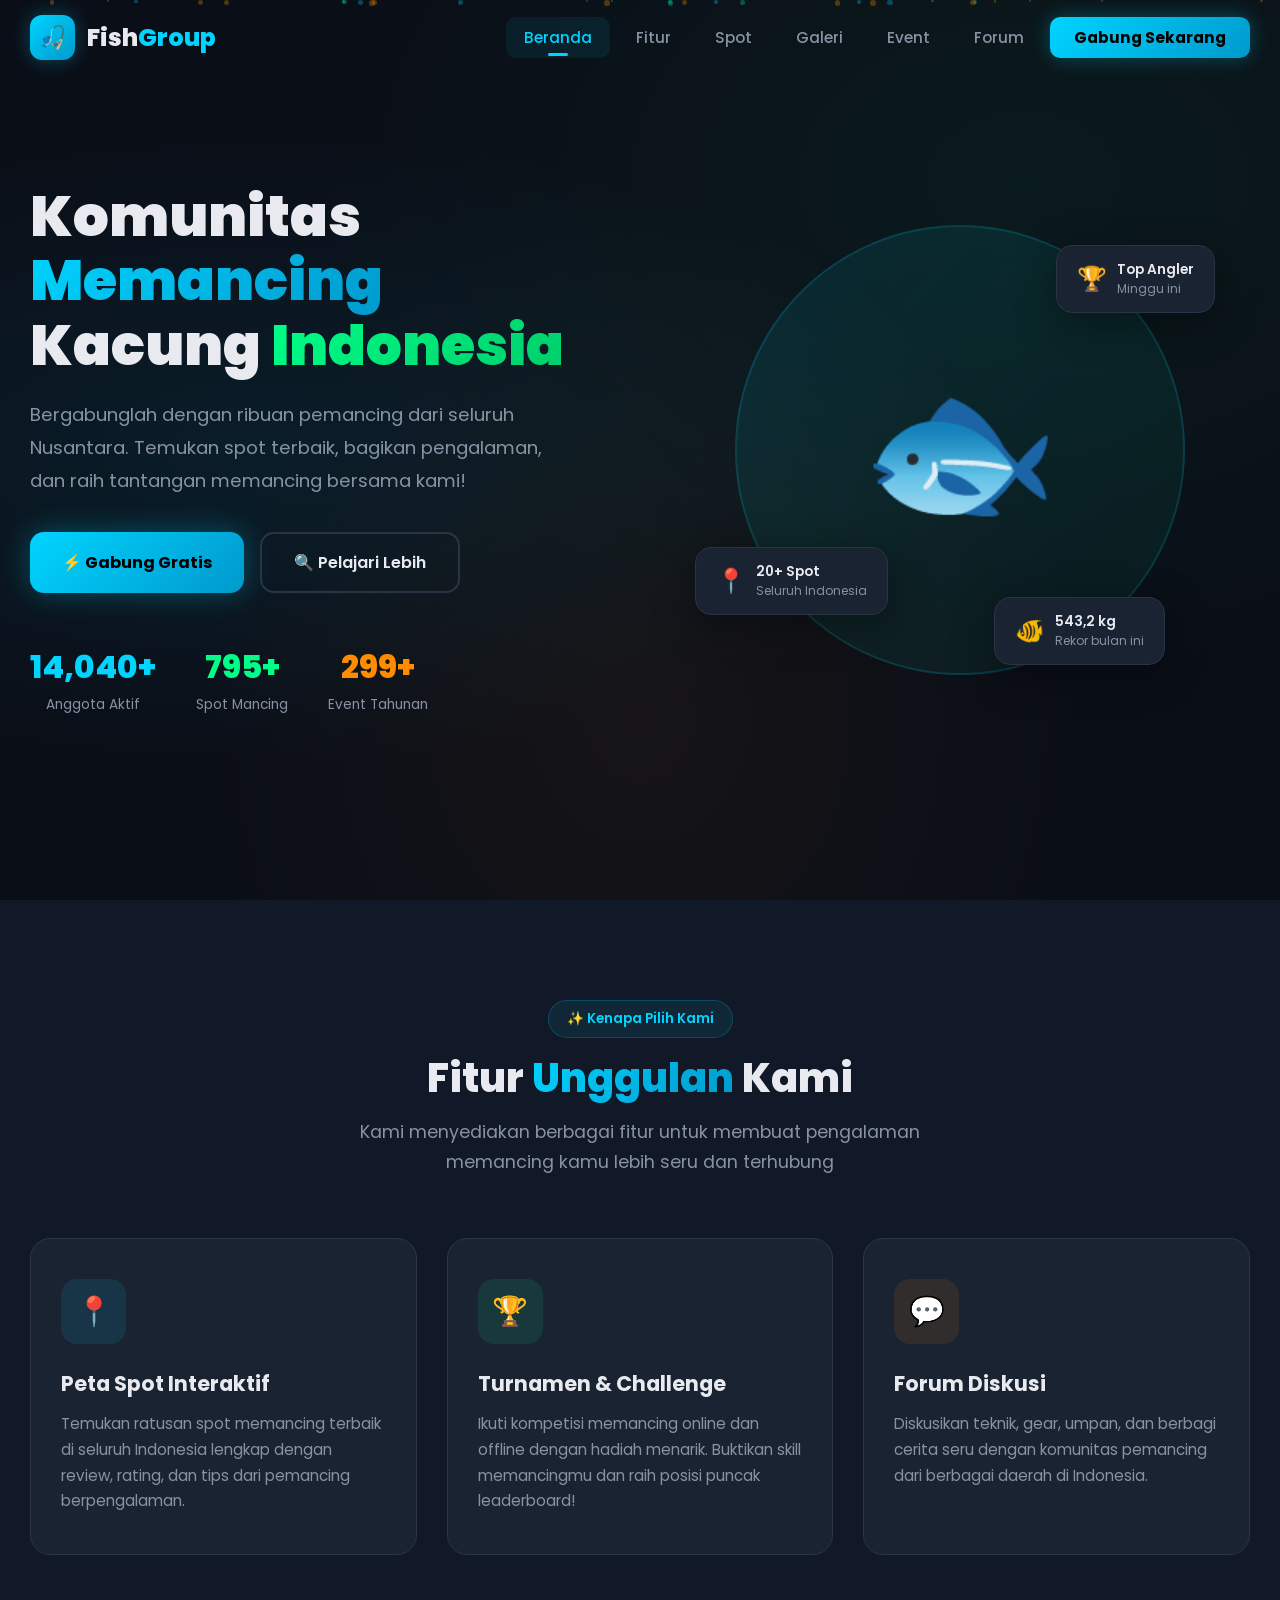
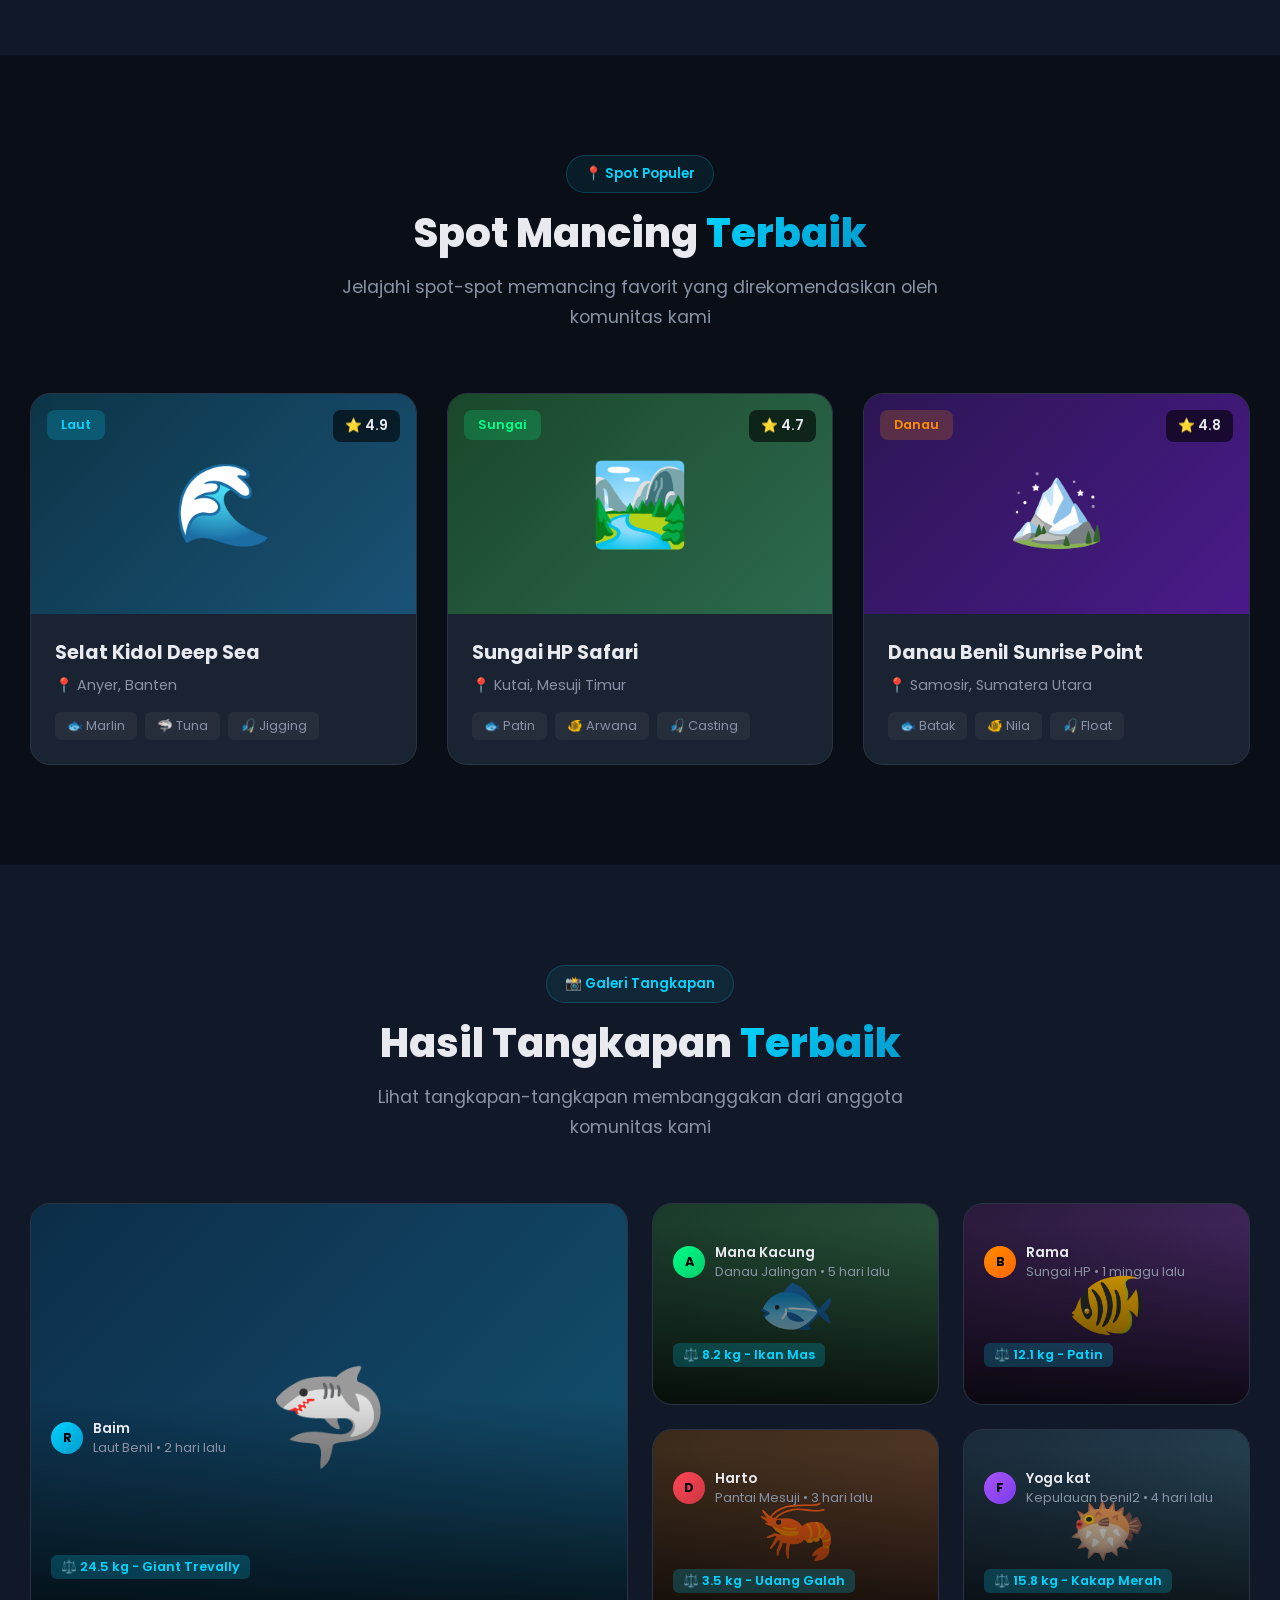
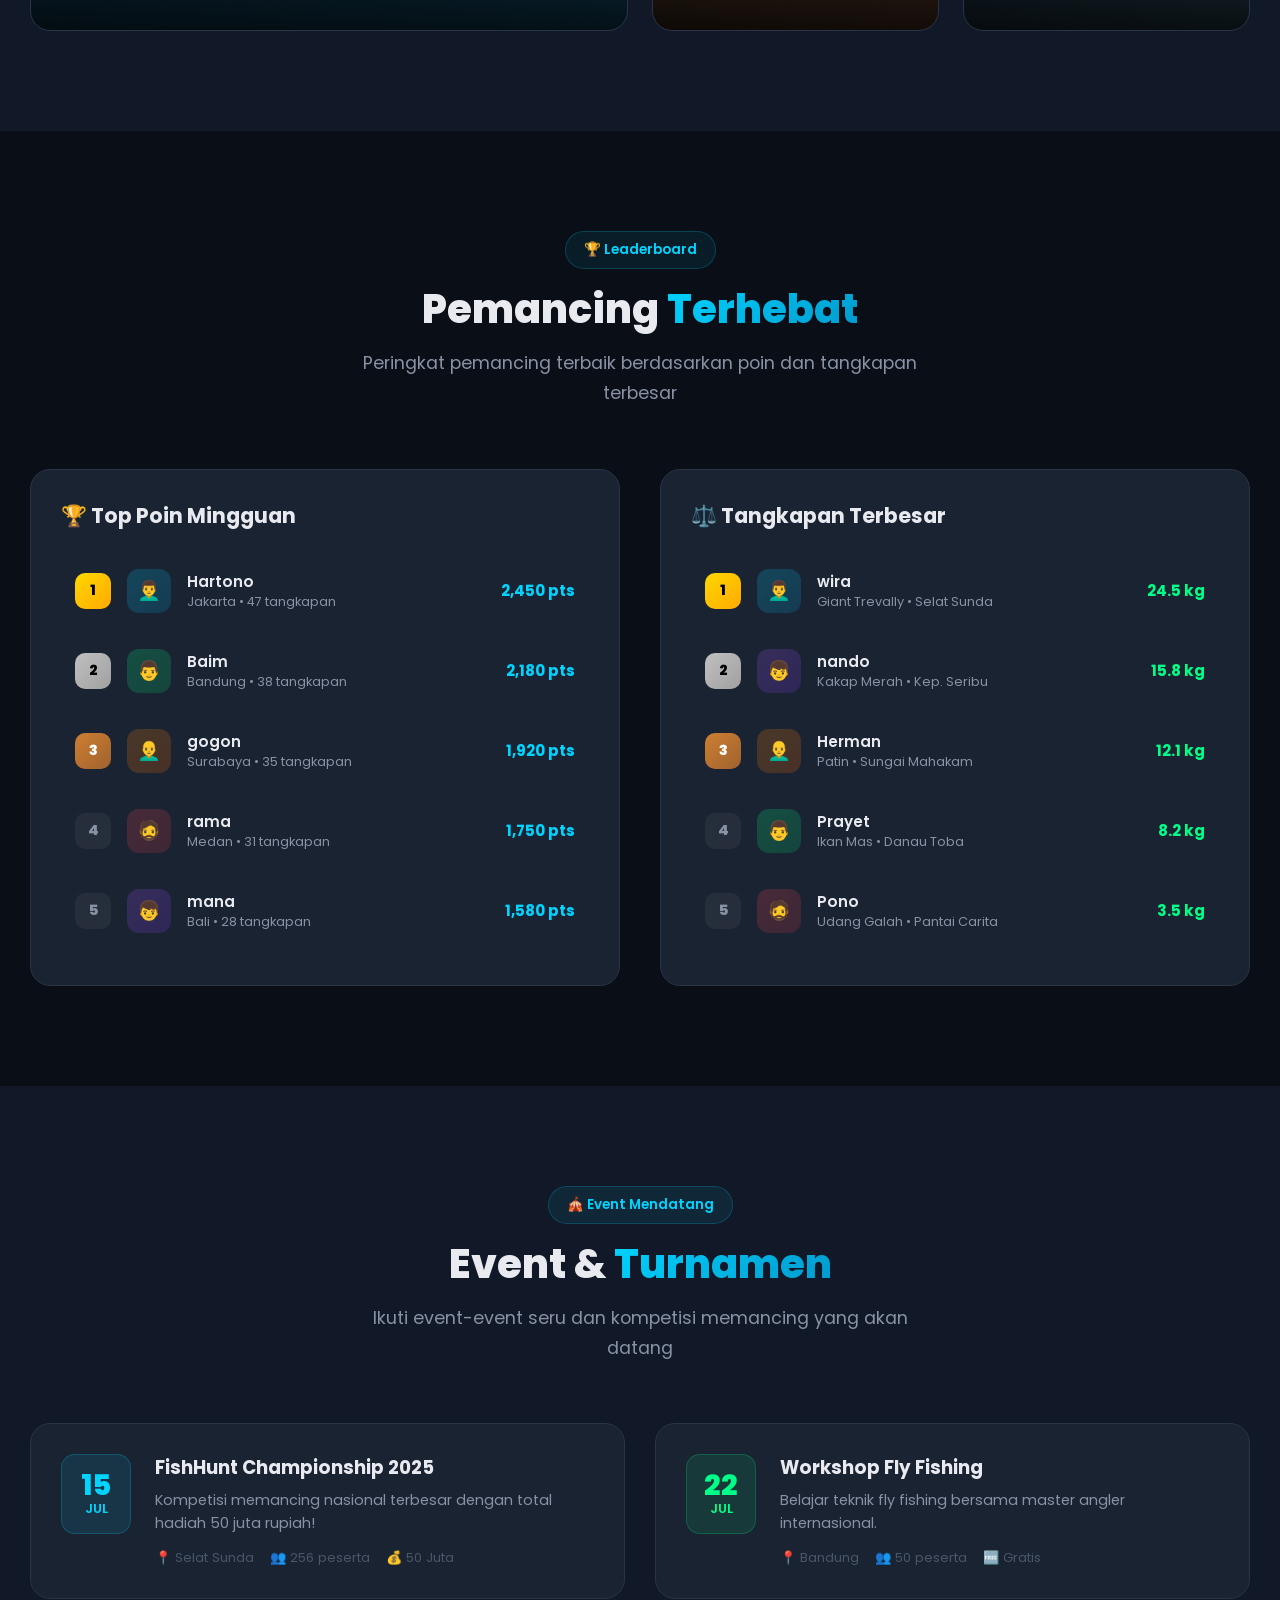
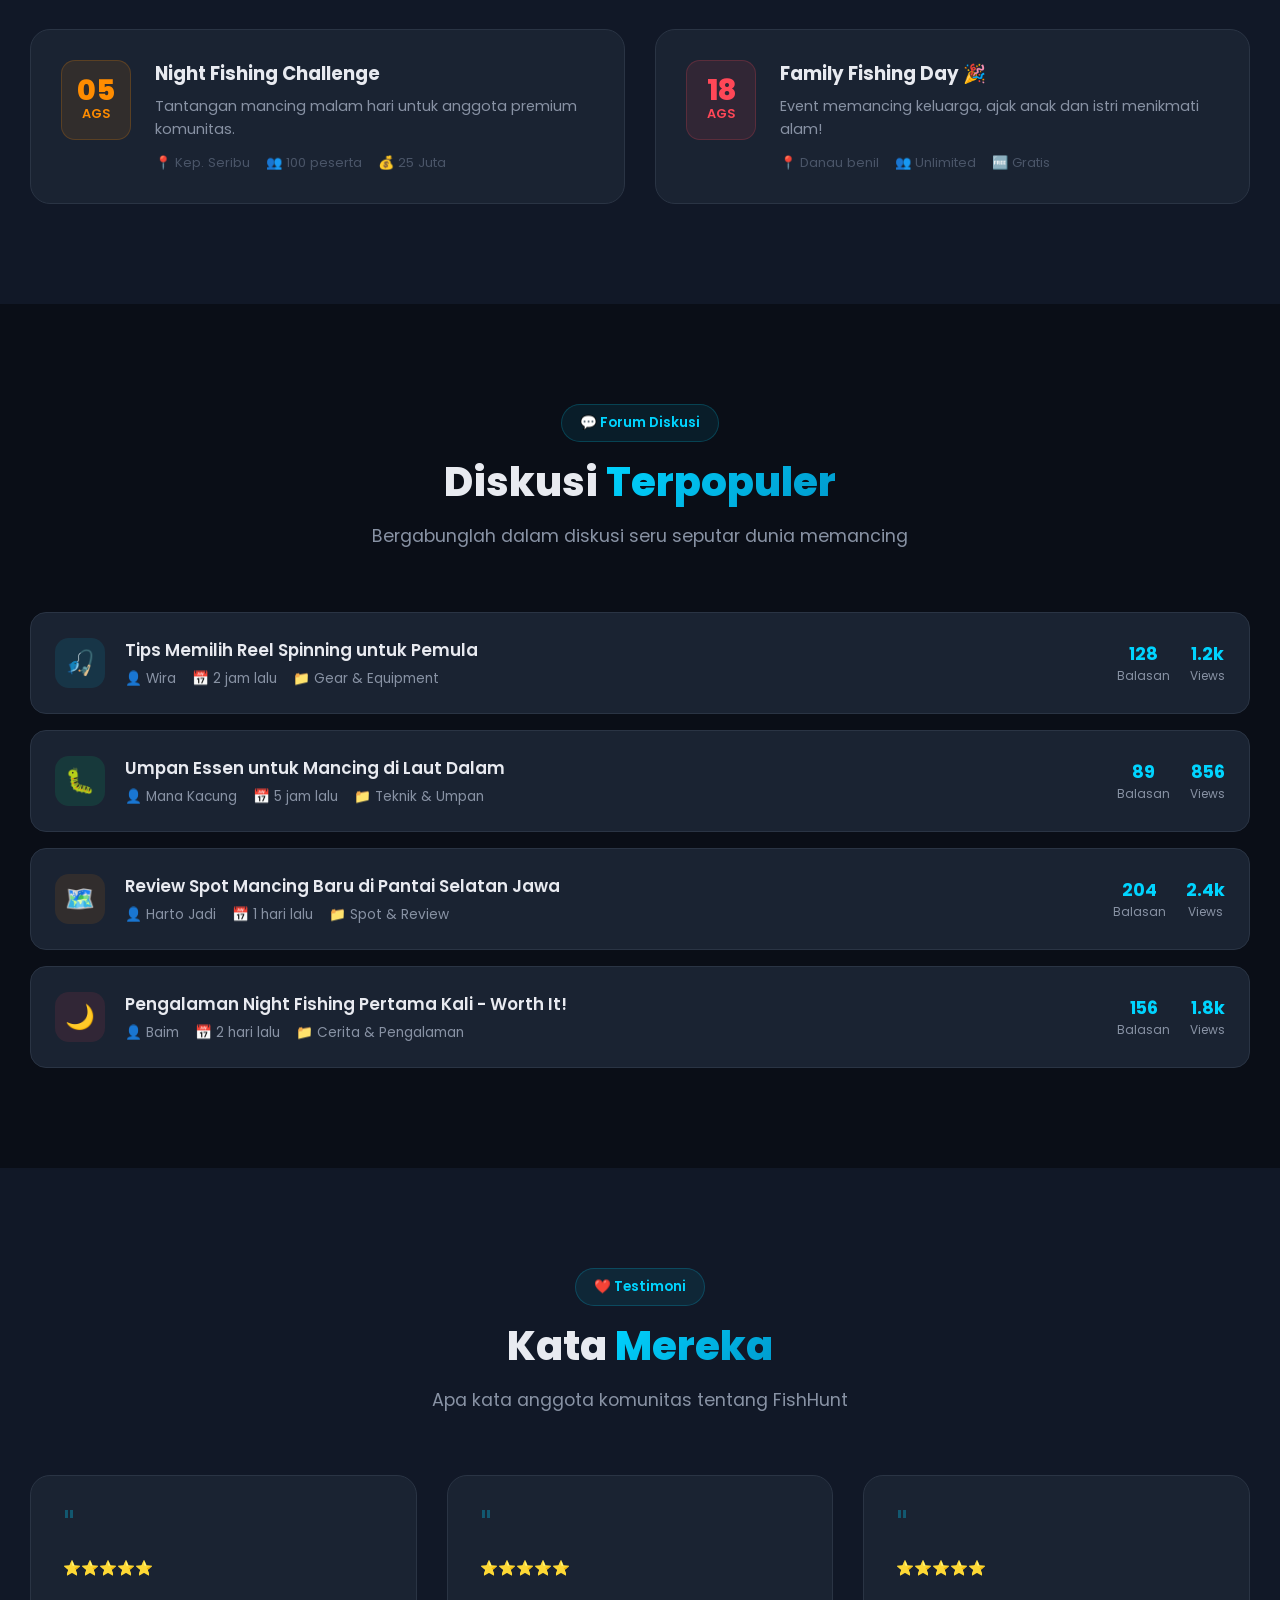
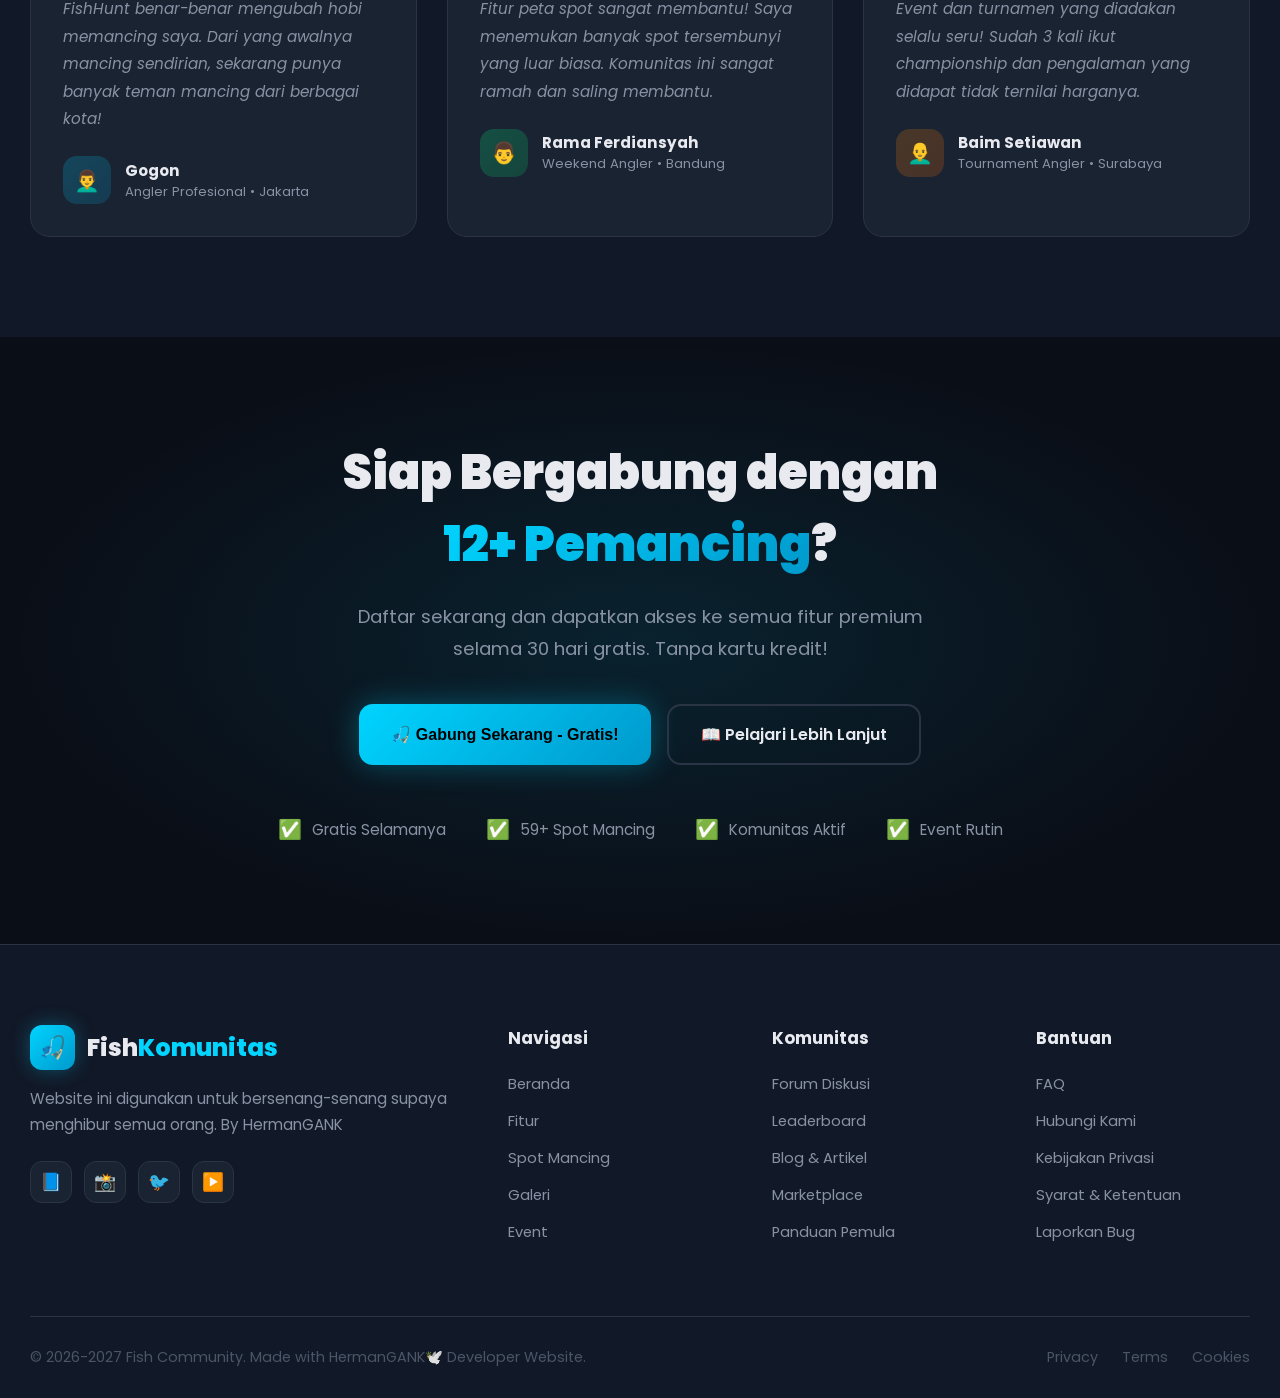
<file: index.html>
<!DOCTYPE html>
<html lang="id">
<head>
    <meta charset="UTF-8">
    <meta name="viewport" content="width=device-width, initial-scale=1.0">
    <title>🎣Komunitas Memancing Indonesia</title>
    <style>
        @import url('https://fonts.googleapis.com/css2?family=Poppins:wght@300;400;500;600;700;800;900&display=swap');

        * {
            margin: 0;
            padding: 0;
            box-sizing: border-box;
        }

        :root {
            --bg-primary: #0a0e17;
            --bg-secondary: #111827;
            --bg-card: #1a2332;
            --bg-card-hover: #1f2b3d;
            --accent: #00d4ff;
            --accent-green: #00ff88;
            --accent-orange: #ff8c00;
            --accent-red: #ff4757;
            --text-primary: #e8eaf0;
            --text-secondary: #8892a4;
            --text-muted: #4a5568;
            --border: #2a3444;
            --gradient-1: linear-gradient(135deg, #00d4ff, #0099cc);
            --gradient-2: linear-gradient(135deg, #00ff88, #00cc6a);
            --gradient-3: linear-gradient(135deg, #ff8c00, #ff6600);
            --shadow: 0 10px 40px rgba(0, 0, 0, 0.4);
            --shadow-glow: 0 0 30px rgba(0, 212, 255, 0.15);
        }

        html {
            scroll-behavior: smooth;
        }

        body {
            font-family: 'Poppins', sans-serif;
            background: var(--bg-primary);
            color: var(--text-primary);
            overflow-x: hidden;
        }

        /* ===== SCROLLBAR ===== */
        ::-webkit-scrollbar {
            width: 8px;
        }
        ::-webkit-scrollbar-track {
            background: var(--bg-secondary);
        }
        ::-webkit-scrollbar-thumb {
            background: var(--accent);
            border-radius: 10px;
        }

        /* ===== NAVBAR ===== */
        .navbar {
            position: fixed;
            top: 0;
            width: 100%;
            z-index: 1000;
            padding: 15px 0;
            transition: all 0.4s ease;
            background: transparent;
        }

        .navbar.scrolled {
            background: rgba(10, 14, 23, 0.95);
            backdrop-filter: blur(20px);
            border-bottom: 1px solid var(--border);
            padding: 10px 0;
            box-shadow: 0 5px 30px rgba(0, 0, 0, 0.5);
        }

        .nav-container {
            max-width: 1280px;
            margin: 0 auto;
            padding: 0 30px;
            display: flex;
            justify-content: space-between;
            align-items: center;
        }

        .logo {
            display: flex;
            align-items: center;
            gap: 12px;
            text-decoration: none;
        }

        .logo-icon {
            width: 45px;
            height: 45px;
            background: var(--gradient-1);
            border-radius: 12px;
            display: flex;
            align-items: center;
            justify-content: center;
            font-size: 22px;
            box-shadow: 0 0 20px rgba(0, 212, 255, 0.3);
        }

        .logo-text {
            font-size: 1.5rem;
            font-weight: 800;
            color: var(--text-primary);
        }

        .logo-text span {
            color: var(--accent);
        }

        .nav-links {
            display: flex;
            list-style: none;
            gap: 8px;
            align-items: center;
        }

        .nav-links a {
            text-decoration: none;
            color: var(--text-secondary);
            padding: 10px 18px;
            border-radius: 10px;
            font-weight: 500;
            font-size: 0.95rem;
            transition: all 0.3s ease;
            position: relative;
        }

        .nav-links a:hover,
        .nav-links a.active {
            color: var(--accent);
            background: rgba(0, 212, 255, 0.08);
        }

        .nav-links a.active::after {
            content: '';
            position: absolute;
            bottom: 2px;
            left: 50%;
            transform: translateX(-50%);
            width: 20px;
            height: 3px;
            background: var(--accent);
            border-radius: 10px;
        }

        .btn-join {
            background: var(--gradient-1);
            color: #000 !important;
            font-weight: 700 !important;
            padding: 10px 24px !important;
            border-radius: 10px !important;
            box-shadow: 0 0 20px rgba(0, 212, 255, 0.3);
            transition: all 0.3s ease !important;
        }

        .btn-join:hover {
            transform: translateY(-2px);
            box-shadow: 0 0 30px rgba(0, 212, 255, 0.5) !important;
            background: var(--gradient-1) !important;
        }

        .hamburger {
            display: none;
            flex-direction: column;
            cursor: pointer;
            gap: 5px;
            z-index: 1001;
        }

        .hamburger span {
            width: 28px;
            height: 3px;
            background: var(--text-primary);
            border-radius: 10px;
            transition: all 0.3s ease;
        }

        .hamburger.active span:nth-child(1) {
            transform: rotate(45deg) translate(5px, 6px);
        }
        .hamburger.active span:nth-child(2) {
            opacity: 0;
        }
        .hamburger.active span:nth-child(3) {
            transform: rotate(-45deg) translate(5px, -6px);
        }

        /* ===== HERO SECTION ===== */
        .hero {
            min-height: 100vh;
            display: flex;
            align-items: center;
            position: relative;
            overflow: hidden;
        }

        .hero-bg {
            position: absolute;
            inset: 0;
            background: 
                radial-gradient(ellipse at 20% 50%, rgba(0, 212, 255, 0.08) 0%, transparent 50%),
                radial-gradient(ellipse at 80% 20%, rgba(0, 255, 136, 0.05) 0%, transparent 50%),
                radial-gradient(ellipse at 50% 80%, rgba(255, 140, 0, 0.05) 0%, transparent 50%);
        }

        .particles {
            position: absolute;
            inset: 0;
            overflow: hidden;
        }

        .particle {
            position: absolute;
            width: 4px;
            height: 4px;
            background: var(--accent);
            border-radius: 50%;
            opacity: 0.3;
            animation: float-particle 15s infinite linear;
        }

        @keyframes float-particle {
            0% { transform: translateY(100vh) rotate(0deg); opacity: 0; }
            10% { opacity: 0.3; }
            90% { opacity: 0.3; }
            100% { transform: translateY(-100px) rotate(720deg); opacity: 0; }
        }

        .hero-content {
            max-width: 1280px;
            margin: 0 auto;
            padding: 0 30px;
            display: grid;
            grid-template-columns: 1fr 1fr;
            gap: 60px;
            align-items: center;
            position: relative;
            z-index: 2;
            width: 100%;
        }

        .hero-left h1 {
            font-size: 3.5rem;
            font-weight: 900;
            line-height: 1.15;
            margin-bottom: 20px;
        }

        .hero-left h1 .highlight {
            background: var(--gradient-1);
            -webkit-background-clip: text;
            -webkit-text-fill-color: transparent;
            background-clip: text;
        }

        .hero-left h1 .highlight-green {
            background: var(--gradient-2);
            -webkit-background-clip: text;
            -webkit-text-fill-color: transparent;
            background-clip: text;
        }

        .hero-left p {
            font-size: 1.15rem;
            color: var(--text-secondary);
            line-height: 1.8;
            margin-bottom: 35px;
            max-width: 520px;
        }

        .hero-buttons {
            display: flex;
            gap: 16px;
            flex-wrap: wrap;
        }

        .btn-primary {
            display: inline-flex;
            align-items: center;
            gap: 10px;
            padding: 16px 32px;
            background: var(--gradient-1);
            color: #000;
            text-decoration: none;
            border-radius: 14px;
            font-weight: 700;
            font-size: 1rem;
            transition: all 0.3s ease;
            box-shadow: 0 0 30px rgba(0, 212, 255, 0.3);
            border: none;
            cursor: pointer;
        }

        .btn-primary:hover {
            transform: translateY(-3px);
            box-shadow: 0 0 50px rgba(0, 212, 255, 0.5);
        }

        .btn-secondary {
            display: inline-flex;
            align-items: center;
            gap: 10px;
            padding: 16px 32px;
            background: transparent;
            color: var(--text-primary);
            text-decoration: none;
            border-radius: 14px;
            font-weight: 600;
            font-size: 1rem;
            transition: all 0.3s ease;
            border: 2px solid var(--border);
            cursor: pointer;
        }

        .btn-secondary:hover {
            border-color: var(--accent);
            background: rgba(0, 212, 255, 0.05);
            transform: translateY(-3px);
        }

        .hero-stats {
            display: flex;
            gap: 40px;
            margin-top: 50px;
        }

        .stat-item {
            text-align: center;
        }

        .stat-number {
            font-size: 2rem;
            font-weight: 800;
            color: var(--accent);
        }

        .stat-number.green { color: var(--accent-green); }
        .stat-number.orange { color: var(--accent-orange); }

        .stat-label {
            font-size: 0.85rem;
            color: var(--text-secondary);
            margin-top: 4px;
        }

        .hero-right {
            display: flex;
            justify-content: center;
            align-items: center;
        }

        .hero-image-wrapper {
            position: relative;
            width: 450px;
            height: 450px;
        }

        .hero-circle {
            width: 100%;
            height: 100%;
            border-radius: 50%;
            background: linear-gradient(135deg, rgba(0, 212, 255, 0.1), rgba(0, 255, 136, 0.05));
            border: 2px solid rgba(0, 212, 255, 0.15);
            display: flex;
            align-items: center;
            justify-content: center;
            animation: pulse-glow 4s ease-in-out infinite;
            position: relative;
        }

        @keyframes pulse-glow {
            0%, 100% { box-shadow: 0 0 30px rgba(0, 212, 255, 0.1); }
            50% { box-shadow: 0 0 60px rgba(0, 212, 255, 0.2); }
        }

        .hero-emoji {
            font-size: 10rem;
            animation: bobbing 3s ease-in-out infinite;
        }

        @keyframes bobbing {
            0%, 100% { transform: translateY(0px); }
            50% { transform: translateY(-20px); }
        }

        .floating-badge {
            position: absolute;
            background: var(--bg-card);
            border: 1px solid var(--border);
            border-radius: 16px;
            padding: 14px 20px;
            display: flex;
            align-items: center;
            gap: 10px;
            box-shadow: var(--shadow);
            animation: float 6s ease-in-out infinite;
            backdrop-filter: blur(10px);
        }

        .floating-badge:nth-child(2) {
            top: 20px;
            right: -30px;
            animation-delay: -2s;
        }

        .floating-badge:nth-child(3) {
            bottom: 60px;
            left: -40px;
            animation-delay: -4s;
        }

        .floating-badge:nth-child(4) {
            bottom: 20px;
            right: 0;
            animation-delay: -1s;
        }

        @keyframes float {
            0%, 100% { transform: translateY(0px); }
            50% { transform: translateY(-10px); }
        }

        .badge-icon {
            font-size: 1.5rem;
        }

        .badge-text {
            font-size: 0.85rem;
            font-weight: 600;
        }

        .badge-sub {
            font-size: 0.75rem;
            color: var(--text-secondary);
        }

        /* ===== WAVE DIVIDER ===== */
        .wave-divider {
            position: relative;
            height: 80px;
            overflow: hidden;
        }

        .wave-divider svg {
            position: absolute;
            bottom: 0;
            width: 100%;
            height: 80px;
        }

        /* ===== SECTION STYLES ===== */
        .section {
            padding: 100px 0;
        }

        .section-header {
            text-align: center;
            margin-bottom: 60px;
        }

        .section-badge {
            display: inline-flex;
            align-items: center;
            gap: 8px;
            padding: 8px 18px;
            background: rgba(0, 212, 255, 0.08);
            border: 1px solid rgba(0, 212, 255, 0.2);
            border-radius: 50px;
            font-size: 0.85rem;
            color: var(--accent);
            font-weight: 600;
            margin-bottom: 16px;
        }

        .section-title {
            font-size: 2.5rem;
            font-weight: 800;
            margin-bottom: 16px;
            line-height: 1.2;
        }

        .section-title span {
            background: var(--gradient-1);
            -webkit-background-clip: text;
            -webkit-text-fill-color: transparent;
            background-clip: text;
        }

        .section-desc {
            font-size: 1.1rem;
            color: var(--text-secondary);
            max-width: 600px;
            margin: 0 auto;
            line-height: 1.7;
        }

        .container {
            max-width: 1280px;
            margin: 0 auto;
            padding: 0 30px;
        }

        /* ===== FEATURES ===== */
        .features-section {
            background: var(--bg-secondary);
        }

        .features-grid {
            display: grid;
            grid-template-columns: repeat(3, 1fr);
            gap: 30px;
        }

        .feature-card {
            background: var(--bg-card);
            border: 1px solid var(--border);
            border-radius: 20px;
            padding: 40px 30px;
            transition: all 0.4s ease;
            position: relative;
            overflow: hidden;
            cursor: pointer;
        }

        .feature-card::before {
            content: '';
            position: absolute;
            top: 0;
            left: 0;
            right: 0;
            height: 3px;
            background: var(--gradient-1);
            transform: scaleX(0);
            transition: transform 0.4s ease;
        }

        .feature-card:hover::before {
            transform: scaleX(1);
        }

        .feature-card:hover {
            transform: translateY(-8px);
            border-color: rgba(0, 212, 255, 0.3);
            box-shadow: var(--shadow-glow);
        }

        .feature-card:nth-child(2):hover {
            border-color: rgba(0, 255, 136, 0.3);
            box-shadow: 0 0 30px rgba(0, 255, 136, 0.15);
        }

        .feature-card:nth-child(2)::before {
            background: var(--gradient-2);
        }

        .feature-card:nth-child(3):hover {
            border-color: rgba(255, 140, 0, 0.3);
            box-shadow: 0 0 30px rgba(255, 140, 0, 0.15);
        }

        .feature-card:nth-child(3)::before {
            background: var(--gradient-3);
        }

        .feature-icon {
            width: 65px;
            height: 65px;
            border-radius: 16px;
            display: flex;
            align-items: center;
            justify-content: center;
            font-size: 1.8rem;
            margin-bottom: 24px;
            background: rgba(0, 212, 255, 0.1);
        }

        .feature-card:nth-child(2) .feature-icon {
            background: rgba(0, 255, 136, 0.1);
        }

        .feature-card:nth-child(3) .feature-icon {
            background: rgba(255, 140, 0, 0.1);
        }

        .feature-card h3 {
            font-size: 1.3rem;
            font-weight: 700;
            margin-bottom: 12px;
        }

        .feature-card p {
            color: var(--text-secondary);
            line-height: 1.7;
            font-size: 0.95rem;
        }

        /* ===== SPOTS SECTION ===== */
        .spots-grid {
            display: grid;
            grid-template-columns: repeat(3, 1fr);
            gap: 30px;
        }

        .spot-card {
            background: var(--bg-card);
            border: 1px solid var(--border);
            border-radius: 20px;
            overflow: hidden;
            transition: all 0.4s ease;
            cursor: pointer;
        }

        .spot-card:hover {
            transform: translateY(-8px);
            box-shadow: var(--shadow-glow);
            border-color: rgba(0, 212, 255, 0.3);
        }

        .spot-image {
            height: 220px;
            position: relative;
            overflow: hidden;
            display: flex;
            align-items: center;
            justify-content: center;
            font-size: 5rem;
        }

        .spot-image.ocean {
            background: linear-gradient(135deg, #0c3547, #1a5276);
        }

        .spot-image.river {
            background: linear-gradient(135deg, #1a472a, #2d6a4f);
        }

        .spot-image.lake {
            background: linear-gradient(135deg, #2c1654, #4a1a8a);
        }

        .spot-rating {
            position: absolute;
            top: 16px;
            right: 16px;
            background: rgba(0, 0, 0, 0.6);
            backdrop-filter: blur(10px);
            padding: 6px 12px;
            border-radius: 8px;
            font-size: 0.85rem;
            font-weight: 600;
            display: flex;
            align-items: center;
            gap: 4px;
        }

        .spot-type {
            position: absolute;
            top: 16px;
            left: 16px;
            padding: 6px 14px;
            border-radius: 8px;
            font-size: 0.8rem;
            font-weight: 600;
        }

        .spot-type.ocean-type {
            background: rgba(0, 212, 255, 0.2);
            color: var(--accent);
        }

        .spot-type.river-type {
            background: rgba(0, 255, 136, 0.2);
            color: var(--accent-green);
        }

        .spot-type.lake-type {
            background: rgba(255, 140, 0, 0.2);
            color: var(--accent-orange);
        }

        .spot-info {
            padding: 24px;
        }

        .spot-info h3 {
            font-size: 1.2rem;
            font-weight: 700;
            margin-bottom: 8px;
        }

        .spot-location {
            display: flex;
            align-items: center;
            gap: 6px;
            color: var(--text-secondary);
            font-size: 0.9rem;
            margin-bottom: 16px;
        }

        .spot-tags {
            display: flex;
            gap: 8px;
            flex-wrap: wrap;
        }

        .spot-tag {
            padding: 5px 12px;
            background: rgba(255, 255, 255, 0.05);
            border-radius: 6px;
            font-size: 0.8rem;
            color: var(--text-secondary);
        }

        /* ===== CATCHES / GALLERY ===== */
        .catches-section {
            background: var(--bg-secondary);
        }

        .catches-grid {
            display: grid;
            grid-template-columns: repeat(4, 1fr);
            gap: 24px;
        }

        .catch-card {
            background: var(--bg-card);
            border: 1px solid var(--border);
            border-radius: 20px;
            overflow: hidden;
            transition: all 0.4s ease;
            cursor: pointer;
        }

        .catch-card:hover {
            transform: translateY(-6px) scale(1.02);
            border-color: rgba(0, 212, 255, 0.3);
            box-shadow: var(--shadow-glow);
        }

        .catch-card:first-child {
            grid-column: span 2;
            grid-row: span 2;
        }

        .catch-image {
            height: 200px;
            display: flex;
            align-items: center;
            justify-content: center;
            font-size: 4rem;
            position: relative;
        }

        .catch-card:first-child .catch-image {
            height: 100%;
            min-height: 300px;
            font-size: 6rem;
        }

        .catch-image.bg1 { background: linear-gradient(135deg, #0c2d48, #145374); }
        .catch-image.bg2 { background: linear-gradient(135deg, #1a3a2a, #2d5a3f); }
        .catch-image.bg3 { background: linear-gradient(135deg, #2a1a3a, #4a2a6a); }
        .catch-image.bg4 { background: linear-gradient(135deg, #3a2a1a, #5a3a2a); }
        .catch-image.bg5 { background: linear-gradient(135deg, #1a2a3a, #2a4a5a); }

        .catch-overlay {
            position: absolute;
            bottom: 0;
            left: 0;
            right: 0;
            padding: 20px;
            background: linear-gradient(transparent, rgba(0, 0, 0, 0.8));
        }

        .catch-user {
            display: flex;
            align-items: center;
            gap: 10px;
            margin-bottom: 8px;
        }

        .catch-avatar {
            width: 32px;
            height: 32px;
            border-radius: 50%;
            background: var(--gradient-1);
            display: flex;
            align-items: center;
            justify-content: center;
            font-size: 0.8rem;
            font-weight: 700;
            color: #000;
        }

        .catch-username {
            font-size: 0.85rem;
            font-weight: 600;
        }

        .catch-details {
            font-size: 0.8rem;
            color: var(--text-secondary);
        }

        .catch-weight {
            display: inline-flex;
            align-items: center;
            gap: 4px;
            background: rgba(0, 212, 255, 0.2);
            padding: 3px 10px;
            border-radius: 6px;
            color: var(--accent);
            font-weight: 600;
            font-size: 0.8rem;
            margin-top: 6px;
        }

        /* ===== LEADERBOARD ===== */
        .leaderboard-wrapper {
            display: grid;
            grid-template-columns: 1fr 1fr;
            gap: 40px;
        }

        .leaderboard-card {
            background: var(--bg-card);
            border: 1px solid var(--border);
            border-radius: 20px;
            padding: 30px;
        }

        .leaderboard-card h3 {
            font-size: 1.3rem;
            font-weight: 700;
            margin-bottom: 24px;
            display: flex;
            align-items: center;
            gap: 10px;
        }

        .leader-item {
            display: flex;
            align-items: center;
            gap: 16px;
            padding: 14px;
            border-radius: 12px;
            transition: all 0.3s ease;
            margin-bottom: 8px;
        }

        .leader-item:hover {
            background: rgba(0, 212, 255, 0.05);
        }

        .leader-rank {
            width: 36px;
            height: 36px;
            border-radius: 10px;
            display: flex;
            align-items: center;
            justify-content: center;
            font-weight: 800;
            font-size: 0.9rem;
            flex-shrink: 0;
        }

        .rank-1 { background: linear-gradient(135deg, #ffd700, #ffaa00); color: #000; }
        .rank-2 { background: linear-gradient(135deg, #c0c0c0, #a0a0a0); color: #000; }
        .rank-3 { background: linear-gradient(135deg, #cd7f32, #a0622e); color: #fff; }
        .rank-default { background: rgba(255, 255, 255, 0.05); color: var(--text-secondary); }

        .leader-avatar {
            width: 44px;
            height: 44px;
            border-radius: 12px;
            display: flex;
            align-items: center;
            justify-content: center;
            font-size: 1.2rem;
            flex-shrink: 0;
        }

        .leader-avatar.av1 { background: linear-gradient(135deg, #00d4ff33, #0099cc33); }
        .leader-avatar.av2 { background: linear-gradient(135deg, #00ff8833, #00cc6a33); }
        .leader-avatar.av3 { background: linear-gradient(135deg, #ff8c0033, #ff660033); }
        .leader-avatar.av4 { background: linear-gradient(135deg, #ff475733, #cc363f33); }
        .leader-avatar.av5 { background: linear-gradient(135deg, #a855f733, #7c3aed33); }

        .leader-info {
            flex: 1;
        }

        .leader-name {
            font-weight: 600;
            font-size: 0.95rem;
        }

        .leader-detail {
            font-size: 0.8rem;
            color: var(--text-secondary);
        }

        .leader-score {
            font-weight: 700;
            color: var(--accent);
            font-size: 0.95rem;
        }

        .leader-score.green { color: var(--accent-green); }

        /* ===== EVENTS ===== */
        .events-section {
            background: var(--bg-secondary);
        }

        .events-grid {
            display: grid;
            grid-template-columns: repeat(2, 1fr);
            gap: 30px;
        }

        .event-card {
            background: var(--bg-card);
            border: 1px solid var(--border);
            border-radius: 20px;
            padding: 30px;
            display: flex;
            gap: 24px;
            transition: all 0.4s ease;
            cursor: pointer;
        }

        .event-card:hover {
            transform: translateY(-5px);
            border-color: rgba(0, 212, 255, 0.3);
            box-shadow: var(--shadow-glow);
        }

        .event-date {
            width: 70px;
            height: 80px;
            background: rgba(0, 212, 255, 0.1);
            border: 1px solid rgba(0, 212, 255, 0.2);
            border-radius: 14px;
            display: flex;
            flex-direction: column;
            align-items: center;
            justify-content: center;
            flex-shrink: 0;
        }

        .event-day {
            font-size: 1.8rem;
            font-weight: 800;
            color: var(--accent);
            line-height: 1;
        }

        .event-month {
            font-size: 0.8rem;
            color: var(--accent);
            font-weight: 600;
            text-transform: uppercase;
        }

        .event-card:nth-child(2) .event-date {
            background: rgba(0, 255, 136, 0.1);
            border-color: rgba(0, 255, 136, 0.2);
        }
        .event-card:nth-child(2) .event-day,
        .event-card:nth-child(2) .event-month { color: var(--accent-green); }

        .event-card:nth-child(3) .event-date {
            background: rgba(255, 140, 0, 0.1);
            border-color: rgba(255, 140, 0, 0.2);
        }
        .event-card:nth-child(3) .event-day,
        .event-card:nth-child(3) .event-month { color: var(--accent-orange); }

        .event-card:nth-child(4) .event-date {
            background: rgba(255, 71, 87, 0.1);
            border-color: rgba(255, 71, 87, 0.2);
        }
        .event-card:nth-child(4) .event-day,
        .event-card:nth-child(4) .event-month { color: var(--accent-red); }

        .event-info h3 {
            font-size: 1.15rem;
            font-weight: 700;
            margin-bottom: 8px;
        }

        .event-info p {
            font-size: 0.9rem;
            color: var(--text-secondary);
            line-height: 1.6;
            margin-bottom: 12px;
        }

        .event-meta {
            display: flex;
            gap: 16px;
            flex-wrap: wrap;
        }

        .event-meta-item {
            display: flex;
            align-items: center;
            gap: 6px;
            font-size: 0.82rem;
            color: var(--text-muted);
        }

        /* ===== FORUM PREVIEW ===== */
        .forum-list {
            display: flex;
            flex-direction: column;
            gap: 16px;
        }

        .forum-item {
            background: var(--bg-card);
            border: 1px solid var(--border);
            border-radius: 16px;
            padding: 24px;
            display: flex;
            align-items: center;
            gap: 20px;
            transition: all 0.3s ease;
            cursor: pointer;
        }

        .forum-item:hover {
            border-color: rgba(0, 212, 255, 0.3);
            transform: translateX(5px);
        }

        .forum-avatar {
            width: 50px;
            height: 50px;
            border-radius: 14px;
            display: flex;
            align-items: center;
            justify-content: center;
            font-size: 1.5rem;
            flex-shrink: 0;
            background: rgba(0, 212, 255, 0.1);
        }

        .forum-content {
            flex: 1;
        }

        .forum-title {
            font-weight: 600;
            font-size: 1.05rem;
            margin-bottom: 6px;
        }

        .forum-meta {
            display: flex;
            gap: 16px;
            font-size: 0.85rem;
            color: var(--text-secondary);
        }

        .forum-stats {
            display: flex;
            gap: 20px;
            align-items: center;
        }

        .forum-stat {
            text-align: center;
        }

        .forum-stat-num {
            font-weight: 700;
            font-size: 1.1rem;
            color: var(--accent);
        }

        .forum-stat-label {
            font-size: 0.75rem;
            color: var(--text-secondary);
        }

        /* ===== TESTIMONIALS ===== */
        .testimonials-section {
            background: var(--bg-secondary);
        }

        .testimonials-grid {
            display: grid;
            grid-template-columns: repeat(3, 1fr);
            gap: 30px;
        }

        .testimonial-card {
            background: var(--bg-card);
            border: 1px solid var(--border);
            border-radius: 20px;
            padding: 32px;
            position: relative;
            transition: all 0.3s ease;
        }

        .testimonial-card:hover {
            transform: translateY(-5px);
            border-color: rgba(0, 212, 255, 0.2);
        }

        .testimonial-quote {
            font-size: 2.5rem;
            color: var(--accent);
            opacity: 0.3;
            line-height: 1;
            margin-bottom: 10px;
        }

        .testimonial-text {
            font-size: 0.95rem;
            line-height: 1.8;
            color: var(--text-secondary);
            margin-bottom: 24px;
            font-style: italic;
        }

        .testimonial-author {
            display: flex;
            align-items: center;
            gap: 14px;
        }

        .testimonial-avatar {
            width: 48px;
            height: 48px;
            border-radius: 14px;
            display: flex;
            align-items: center;
            justify-content: center;
            font-size: 1.3rem;
        }

        .testimonial-avatar.t1 { background: linear-gradient(135deg, #00d4ff33, #0099cc33); }
        .testimonial-avatar.t2 { background: linear-gradient(135deg, #00ff8833, #00cc6a33); }
        .testimonial-avatar.t3 { background: linear-gradient(135deg, #ff8c0033, #ff660033); }

        .testimonial-name {
            font-weight: 700;
            font-size: 0.95rem;
        }

        .testimonial-role {
            font-size: 0.82rem;
            color: var(--text-secondary);
        }

        .stars {
            color: #ffd700;
            font-size: 0.9rem;
            margin-bottom: 16px;
        }

        /* ===== CTA SECTION ===== */
        .cta-section {
            padding: 100px 0;
            position: relative;
            overflow: hidden;
        }

        .cta-bg {
            position: absolute;
            inset: 0;
            background: 
                radial-gradient(ellipse at center, rgba(0, 212, 255, 0.1), transparent 70%);
        }

        .cta-content {
            text-align: center;
            position: relative;
            z-index: 2;
        }

        .cta-content h2 {
            font-size: 3rem;
            font-weight: 900;
            margin-bottom: 20px;
        }

        .cta-content p {
            font-size: 1.15rem;
            color: var(--text-secondary);
            max-width: 600px;
            margin: 0 auto 40px;
            line-height: 1.7;
        }

        .cta-buttons {
            display: flex;
            gap: 16px;
            justify-content: center;
            flex-wrap: wrap;
        }

        .cta-features {
            display: flex;
            gap: 40px;
            justify-content: center;
            margin-top: 50px;
            flex-wrap: wrap;
        }

        .cta-feature {
            display: flex;
            align-items: center;
            gap: 10px;
            color: var(--text-secondary);
            font-size: 0.95rem;
        }

        .cta-feature-icon {
            color: var(--accent-green);
            font-size: 1.2rem;
        }

        /* ===== FOOTER ===== */
        .footer {
            background: var(--bg-secondary);
            border-top: 1px solid var(--border);
            padding: 80px 0 30px;
        }

        .footer-grid {
            display: grid;
            grid-template-columns: 2fr 1fr 1fr 1fr;
            gap: 50px;
            margin-bottom: 60px;
        }

        .footer-brand p {
            color: var(--text-secondary);
            line-height: 1.7;
            margin: 16px 0 24px;
            font-size: 0.95rem;
        }

        .footer-socials {
            display: flex;
            gap: 12px;
        }

        .social-link {
            width: 42px;
            height: 42px;
            border-radius: 12px;
            background: var(--bg-card);
            border: 1px solid var(--border);
            display: flex;
            align-items: center;
            justify-content: center;
            text-decoration: none;
            font-size: 1.1rem;
            transition: all 0.3s ease;
        }

        .social-link:hover {
            background: rgba(0, 212, 255, 0.1);
            border-color: var(--accent);
            transform: translateY(-3px);
        }

        .footer-col h4 {
            font-size: 1.05rem;
            font-weight: 700;
            margin-bottom: 20px;
        }

        .footer-col ul {
            list-style: none;
        }

        .footer-col ul li {
            margin-bottom: 12px;
        }

        .footer-col ul li a {
            text-decoration: none;
            color: var(--text-secondary);
            font-size: 0.92rem;
            transition: all 0.3s ease;
        }

        .footer-col ul li a:hover {
            color: var(--accent);
            padding-left: 5px;
        }

        .footer-bottom {
            border-top: 1px solid var(--border);
            padding-top: 30px;
            display: flex;
            justify-content: space-between;
            align-items: center;
            flex-wrap: wrap;
            gap: 16px;
        }

        .footer-bottom p {
            color: var(--text-muted);
            font-size: 0.9rem;
        }

        .footer-bottom-links {
            display: flex;
            gap: 24px;
        }

        .footer-bottom-links a {
            color: var(--text-muted);
            text-decoration: none;
            font-size: 0.9rem;
            transition: color 0.3s ease;
        }

        .footer-bottom-links a:hover {
            color: var(--accent);
        }

        /* ===== BACK TO TOP ===== */
        .back-to-top {
            position: fixed;
            bottom: 30px;
            right: 30px;
            width: 50px;
            height: 50px;
            background: var(--gradient-1);
            border: none;
            border-radius: 14px;
            color: #000;
            font-size: 1.3rem;
            cursor: pointer;
            display: flex;
            align-items: center;
            justify-content: center;
            box-shadow: 0 0 20px rgba(0, 212, 255, 0.3);
            transition: all 0.3s ease;
            opacity: 0;
            visibility: hidden;
            z-index: 999;
        }

        .back-to-top.visible {
            opacity: 1;
            visibility: visible;
        }

        .back-to-top:hover {
            transform: translateY(-5px);
            box-shadow: 0 0 40px rgba(0, 212, 255, 0.5);
        }

        /* ===== MODAL ===== */
        .modal-overlay {
            position: fixed;
            inset: 0;
            background: rgba(0, 0, 0, 0.7);
            backdrop-filter: blur(10px);
            z-index: 2000;
            display: flex;
            align-items: center;
            justify-content: center;
            opacity: 0;
            visibility: hidden;
            transition: all 0.3s ease;
        }

        .modal-overlay.active {
            opacity: 1;
            visibility: visible;
        }

        .modal {
            background: var(--bg-card);
            border: 1px solid var(--border);
            border-radius: 24px;
            padding: 40px;
            max-width: 480px;
            width: 90%;
            transform: translateY(20px) scale(0.95);
            transition: all 0.3s ease;
        }

        .modal-overlay.active .modal {
            transform: translateY(0) scale(1);
        }

        .modal h2 {
            font-size: 1.5rem;
            font-weight: 800;
            margin-bottom: 8px;
            text-align: center;
        }

        .modal p {
            text-align: center;
            color: var(--text-secondary);
            margin-bottom: 30px;
        }

        .form-group {
            margin-bottom: 18px;
        }

        .form-group label {
            display: block;
            font-size: 0.9rem;
            font-weight: 600;
            margin-bottom: 8px;
            color: var(--text-secondary);
        }

        .form-group input,
        .form-group select {
            width: 100%;
            padding: 14px 18px;
            background: var(--bg-secondary);
            border: 1px solid var(--border);
            border-radius: 12px;
            color: var(--text-primary);
            font-family: 'Poppins', sans-serif;
            font-size: 0.95rem;
            transition: all 0.3s ease;
            outline: none;
        }

        .form-group input:focus,
        .form-group select:focus {
            border-color: var(--accent);
            box-shadow: 0 0 0 3px rgba(0, 212, 255, 0.1);
        }

        .form-group input::placeholder {
            color: var(--text-muted);
        }

        .modal-buttons {
            display: flex;
            gap: 12px;
            margin-top: 24px;
        }

        .modal-buttons button {
            flex: 1;
            padding: 14px;
            border-radius: 12px;
            font-family: 'Poppins', sans-serif;
            font-weight: 700;
            font-size: 0.95rem;
            cursor: pointer;
            transition: all 0.3s ease;
        }

        .btn-modal-primary {
            background: var(--gradient-1);
            color: #000;
            border: none;
        }

        .btn-modal-secondary {
            background: transparent;
            color: var(--text-secondary);
            border: 1px solid var(--border);
        }

        .btn-modal-primary:hover {
            box-shadow: 0 0 30px rgba(0, 212, 255, 0.3);
        }

        .btn-modal-secondary:hover {
            border-color: var(--accent);
        }

        /* ===== ANIMATIONS ===== */
        .reveal {
            opacity: 0;
            transform: translateY(40px);
            transition: all 0.8s cubic-bezier(0.25, 0.46, 0.45, 0.94);
        }

        .reveal.active {
            opacity: 1;
            transform: translateY(0);
        }

        /* Counter animation */
        .counting {
            transition: all 0.1s ease;
        }

        /* ===== RESPONSIVE ===== */
        @media (max-width: 1024px) {
            .hero-content {
                grid-template-columns: 1fr;
                text-align: center;
            }
            .hero-left p { max-width: 100%; margin-left: auto; margin-right: auto; }
            .hero-buttons { justify-content: center; }
            .hero-stats { justify-content: center; }
            .hero-right { order: -1; }
            .hero-image-wrapper { width: 320px; height: 320px; }
            .hero-emoji { font-size: 7rem; }
            .features-grid { grid-template-columns: 1fr; }
            .spots-grid { grid-template-columns: repeat(2, 1fr); }
            .catches-grid { grid-template-columns: repeat(2, 1fr); }
            .catch-card:first-child { grid-column: span 2; }
            .leaderboard-wrapper { grid-template-columns: 1fr; }
            .events-grid { grid-template-columns: 1fr; }
            .testimonials-grid { grid-template-columns: 1fr; }
            .footer-grid { grid-template-columns: repeat(2, 1fr); }
        }

        @media (max-width: 768px) {
            .hamburger { display: flex; }

            .nav-links {
                position: fixed;
                top: 0;
                right: -100%;
                width: 280px;
                height: 100vh;
                background: var(--bg-secondary);
                flex-direction: column;
                padding: 80px 30px 30px;
                transition: right 0.4s ease;
                border-left: 1px solid var(--border);
                gap: 4px;
            }

            .nav-links.active {
                right: 0;
            }

            .nav-links a {
                width: 100%;
                padding: 14px 18px;
            }

            .hero-left h1 { font-size: 2.2rem; }
            .section-title { font-size: 1.8rem; }
            .spots-grid { grid-template-columns: 1fr; }
            .catches-grid { grid-template-columns: 1fr; }
            .catch-card:first-child { grid-column: span 1; grid-row: span 1; }
            .cta-content h2 { font-size: 2rem; }
            .footer-grid { grid-template-columns: 1fr; }
            .hero-stats { gap: 20px; }
            .stat-number { font-size: 1.5rem; }
        }

        @media (max-width: 480px) {
            .hero-image-wrapper { width: 250px; height: 250px; }
            .hero-emoji { font-size: 5rem; }
            .floating-badge { display: none; }
            .hero-buttons { flex-direction: column; }
            .btn-primary, .btn-secondary { width: 100%; justify-content: center; }
        }
    </style>
</head>
<body>

    <!-- NAVBAR -->
    <nav class="navbar" id="navbar">
        <div class="nav-container">
            <a href="#" class="logo">
                <div class="logo-icon">🎣</div>
                <div class="logo-text">Fish<span>Group</span></div>
            </a>
            <ul class="nav-links" id="navLinks">
                <li><a href="#home" class="active">Beranda</a></li>
                <li><a href="#features">Fitur</a></li>
                <li><a href="#spots">Spot</a></li>
                <li><a href="#gallery">Galeri</a></li>
                <li><a href="#events">Event</a></li>
                <li><a href="#forum">Forum</a></li>
                <li><a href="#" class="btn-join" onclick="openModal()">Gabung Sekarang</a></li>
            </ul>
            <div class="hamburger" id="hamburger" onclick="toggleMenu()">
                <span></span>
                <span></span>
                <span></span>
            </div>
        </div>
    </nav>

    <!-- HERO -->
    <section class="hero" id="home">
        <div class="hero-bg"></div>
        <div class="particles" id="particles"></div>
        <div class="hero-content">
            <div class="hero-left">
                <h1>
                    Komunitas <span class="highlight">Memancing</span><br>
                    Kacung <span class="highlight-green">Indonesia</span>
                </h1>
                <p>Bergabunglah dengan ribuan pemancing dari seluruh Nusantara. Temukan spot terbaik, bagikan pengalaman, dan raih tantangan memancing bersama kami!</p>
                <div class="hero-buttons">
                    <a href="#" class="btn-primary" onclick="openModal()">
                        ⚡ Gabung Gratis
                    </a>
                    <a href="#features" class="btn-secondary">
                        🔍 Pelajari Lebih
                    </a>
                </div>
                <div class="hero-stats">
                    <div class="stat-item">
                        <div class="stat-number" data-target="15000">0</div>
                        <div class="stat-label">Anggota Aktif</div>
                    </div>
                    <div class="stat-item">
                        <div class="stat-number green" data-target="850">0</div>
                        <div class="stat-label">Spot Mancing</div>
                    </div>
                    <div class="stat-item">
                        <div class="stat-number orange" data-target="320">0</div>
                        <div class="stat-label">Event Tahunan</div>
                    </div>
                </div>
            </div>
            <div class="hero-right">
                <div class="hero-image-wrapper">
                    <div class="hero-circle">
                        <div class="hero-emoji">🐟</div>
                    </div>
                    <div class="floating-badge" style="top: 20px; right: -30px;">
                        <div class="badge-icon">🏆</div>
                        <div>
                            <div class="badge-text">Top Angler</div>
                            <div class="badge-sub">Minggu ini</div>
                        </div>
                    </div>
                    <div class="floating-badge" style="bottom: 60px; left: -40px;">
                        <div class="badge-icon">📍</div>
                        <div>
                            <div class="badge-text">20+ Spot</div>
                            <div class="badge-sub">Seluruh Indonesia</div>
                        </div>
                    </div>
                    <div class="floating-badge" style="bottom: 10px; right: 20px;">
                        <div class="badge-icon">🐠</div>
                        <div>
                            <div class="badge-text">543,2 kg</div>
                            <div class="badge-sub">Rekor bulan ini</div>
                        </div>
                    </div>
                </div>
            </div>
        </div>
    </section>

    <!-- FEATURES -->
    <section class="section features-section" id="features">
        <div class="container">
            <div class="section-header reveal">
                <div class="section-badge">✨ Kenapa Pilih Kami</div>
                <h2 class="section-title">Fitur <span>Unggulan</span> Kami</h2>
                <p class="section-desc">Kami menyediakan berbagai fitur untuk membuat pengalaman memancing kamu lebih seru dan terhubung</p>
            </div>
            <div class="features-grid">
                <div class="feature-card reveal">
                    <div class="feature-icon">📍</div>
                    <h3>Peta Spot Interaktif</h3>
                    <p>Temukan ratusan spot memancing terbaik di seluruh Indonesia lengkap dengan review, rating, dan tips dari pemancing berpengalaman.</p>
                </div>
                <div class="feature-card reveal">
                    <div class="feature-icon">🏆</div>
                    <h3>Turnamen & Challenge</h3>
                    <p>Ikuti kompetisi memancing online dan offline dengan hadiah menarik. Buktikan skill memancingmu dan raih posisi puncak leaderboard!</p>
                </div>
                <div class="feature-card reveal">
                    <div class="feature-icon">💬</div>
                    <h3>Forum Diskusi</h3>
                    <p>Diskusikan teknik, gear, umpan, dan berbagi cerita seru dengan komunitas pemancing dari berbagai daerah di Indonesia.</p>
                </div>
            </div>
        </div>
    </section>

    <!-- SPOTS -->
    <section class="section" id="spots">
        <div class="container">
            <div class="section-header reveal">
                <div class="section-badge">📍 Spot Populer</div>
                <h2 class="section-title">Spot Mancing <span>Terbaik</span></h2>
                <p class="section-desc">Jelajahi spot-spot memancing favorit yang direkomendasikan oleh komunitas kami</p>
            </div>
            <div class="spots-grid">
                <div class="spot-card reveal">
                    <div class="spot-image ocean">
                        🌊
                        <div class="spot-rating">⭐ 4.9</div>
                        <span class="spot-type ocean-type">Laut</span>
                    </div>
                    <div class="spot-info">
                        <h3>Selat Kidol Deep Sea</h3>
                        <div class="spot-location">📍 Anyer, Banten</div>
                        <div class="spot-tags">
                            <span class="spot-tag">🐟 Marlin</span>
                            <span class="spot-tag">🦈 Tuna</span>
                            <span class="spot-tag">🎣 Jigging</span>
                        </div>
                    </div>
                </div>
                <div class="spot-card reveal">
                    <div class="spot-image river">
                        🏞️
                        <div class="spot-rating">⭐ 4.7</div>
                        <span class="spot-type river-type">Sungai</span>
                    </div>
                    <div class="spot-info">
                        <h3>Sungai HP Safari</h3>
                        <div class="spot-location">📍 Kutai, Mesuji Timur</div>
                        <div class="spot-tags">
                            <span class="spot-tag">🐟 Patin</span>
                            <span class="spot-tag">🐠 Arwana</span>
                            <span class="spot-tag">🎣 Casting</span>
                        </div>
                    </div>
                </div>
                <div class="spot-card reveal">
                    <div class="spot-image lake">
                        🏔️
                        <div class="spot-rating">⭐ 4.8</div>
                        <span class="spot-type lake-type">Danau</span>
                    </div>
                    <div class="spot-info">
                        <h3>Danau Benil Sunrise Point</h3>
                        <div class="spot-location">📍 Samosir, Sumatera Utara</div>
                        <div class="spot-tags">
                            <span class="spot-tag">🐟 Batak</span>
                            <span class="spot-tag">🐠 Nila</span>
                            <span class="spot-tag">🎣 Float</span>
                        </div>
                    </div>
                </div>
            </div>
        </div>
    </section>

    <!-- CATCHES GALLERY -->
    <section class="section catches-section" id="gallery">
        <div class="container">
            <div class="section-header reveal">
                <div class="section-badge">📸 Galeri Tangkapan</div>
                <h2 class="section-title">Hasil Tangkapan <span>Terbaik</span></h2>
                <p class="section-desc">Lihat tangkapan-tangkapan membanggakan dari anggota komunitas kami</p>
            </div>
            <div class="catches-grid">
                <div class="catch-card reveal">
                    <div class="catch-image bg1">
                        🦈
                        <div class="catch-overlay">
                            <div class="catch-user">
                                <div class="catch-avatar">R</div>
                                <div>
                                    <div class="catch-username">Baim</div>
                                    <div class="catch-details">Laut Benil • 2 hari lalu</div>
                                </div>
                            </div>
                            <div class="catch-weight">⚖️ 24.5 kg - Giant Trevally</div>
                        </div>
                    </div>
                </div>
                <div class="catch-card reveal">
                    <div class="catch-image bg2">
                        🐟
                        <div class="catch-overlay">
                            <div class="catch-user">
                                <div class="catch-avatar" style="background: var(--gradient-2);">A</div>
                                <div>
                                    <div class="catch-username">Mana Kacung</div>
                                    <div class="catch-details">Danau Jalingan • 5 hari lalu</div>
                                </div>
                            </div>
                            <div class="catch-weight">⚖️ 8.2 kg - Ikan Mas</div>
                        </div>
                    </div>
                </div>
                <div class="catch-card reveal">
                    <div class="catch-image bg3">
                        🐠
                        <div class="catch-overlay">
                            <div class="catch-user">
                                <div class="catch-avatar" style="background: var(--gradient-3);">B</div>
                                <div>
                                    <div class="catch-username">Rama</div>
                                    <div class="catch-details">Sungai HP • 1 minggu lalu</div>
                                </div>
                            </div>
                            <div class="catch-weight">⚖️ 12.1 kg - Patin</div>
                        </div>
                    </div>
                </div>
                <div class="catch-card reveal">
                    <div class="catch-image bg4">
                        🦐
                        <div class="catch-overlay">
                            <div class="catch-user">
                                <div class="catch-avatar" style="background: linear-gradient(135deg, #ff4757, #cc363f);">D</div>
                                <div>
                                    <div class="catch-username">Harto</div>
                                    <div class="catch-details">Pantai Mesuji • 3 hari lalu</div>
                                </div>
                            </div>
                            <div class="catch-weight">⚖️ 3.5 kg - Udang Galah</div>
                        </div>
                    </div>
                </div>
                <div class="catch-card reveal">
                    <div class="catch-image bg5">
                        🐡
                        <div class="catch-overlay">
                            <div class="catch-user">
                                <div class="catch-avatar" style="background: linear-gradient(135deg, #a855f7, #7c3aed);">F</div>
                                <div>
                                    <div class="catch-username">Yoga kat</div>
                                    <div class="catch-details">Kepulauan benil2 • 4 hari lalu</div>
                                </div>
                            </div>
                            <div class="catch-weight">⚖️ 15.8 kg - Kakap Merah</div>
                        </div>
                    </div>
                </div>
            </div>
        </div>
    </section>

    <!-- LEADERBOARD -->
    <section class="section" id="leaderboard">
        <div class="container">
            <div class="section-header reveal">
                <div class="section-badge">🏆 Leaderboard</div>
                <h2 class="section-title">Pemancing <span>Terhebat</span></h2>
                <p class="section-desc">Peringkat pemancing terbaik berdasarkan poin dan tangkapan terbesar</p>
            </div>
            <div class="leaderboard-wrapper">
                <div class="leaderboard-card reveal">
                    <h3>🏆 Top Poin Mingguan</h3>
                    <div class="leader-item">
                        <div class="leader-rank rank-1">1</div>
                        <div class="leader-avatar av1">👨‍🦱</div>
                        <div class="leader-info">
                            <div class="leader-name">Hartono</div>
                            <div class="leader-detail">Jakarta • 47 tangkapan</div>
                        </div>
                        <div class="leader-score">2,450 pts</div>
                    </div>
                    <div class="leader-item">
                        <div class="leader-rank rank-2">2</div>
                        <div class="leader-avatar av2">👨</div>
                        <div class="leader-info">
                            <div class="leader-name">Baim</div>
                            <div class="leader-detail">Bandung • 38 tangkapan</div>
                        </div>
                        <div class="leader-score">2,180 pts</div>
                    </div>
                    <div class="leader-item">
                        <div class="leader-rank rank-3">3</div>
                        <div class="leader-avatar av3">👨‍🦲</div>
                        <div class="leader-info">
                            <div class="leader-name">gogon</div>
                            <div class="leader-detail">Surabaya • 35 tangkapan</div>
                        </div>
                        <div class="leader-score">1,920 pts</div>
                    </div>
                    <div class="leader-item">
                        <div class="leader-rank rank-default">4</div>
                        <div class="leader-avatar av4">🧔</div>
                        <div class="leader-info">
                            <div class="leader-name">rama</div>
                            <div class="leader-detail">Medan • 31 tangkapan</div>
                        </div>
                        <div class="leader-score">1,750 pts</div>
                    </div>
                    <div class="leader-item">
                        <div class="leader-rank rank-default">5</div>
                        <div class="leader-avatar av5">👦</div>
                        <div class="leader-info">
                            <div class="leader-name">mana</div>
                            <div class="leader-detail">Bali • 28 tangkapan</div>
                        </div>
                        <div class="leader-score">1,580 pts</div>
                    </div>
                </div>
                <div class="leaderboard-card reveal">
                    <h3>⚖️ Tangkapan Terbesar</h3>
                    <div class="leader-item">
                        <div class="leader-rank rank-1">1</div>
                        <div class="leader-avatar av1">👨‍🦱</div>
                        <div class="leader-info">
                            <div class="leader-name">wira</div>
                            <div class="leader-detail">Giant Trevally • Selat Sunda</div>
                        </div>
                        <div class="leader-score green">24.5 kg</div>
                    </div>
                    <div class="leader-item">
                        <div class="leader-rank rank-2">2</div>
                        <div class="leader-avatar av5">👦</div>
                        <div class="leader-info">
                            <div class="leader-name">nando</div>
                            <div class="leader-detail">Kakap Merah • Kep. Seribu</div>
                        </div>
                        <div class="leader-score green">15.8 kg</div>
                    </div>
                    <div class="leader-item">
                        <div class="leader-rank rank-3">3</div>
                        <div class="leader-avatar av3">👨‍🦲</div>
                        <div class="leader-info">
                            <div class="leader-name">Herman</div>
                            <div class="leader-detail">Patin • Sungai Mahakam</div>
                        </div>
                        <div class="leader-score green">12.1 kg</div>
                    </div>
                    <div class="leader-item">
                        <div class="leader-rank rank-default">4</div>
                        <div class="leader-avatar av2">👨</div>
                        <div class="leader-info">
                            <div class="leader-name">Prayet</div>
                            <div class="leader-detail">Ikan Mas • Danau Toba</div>
                        </div>
                        <div class="leader-score green">8.2 kg</div>
                    </div>
                    <div class="leader-item">
                        <div class="leader-rank rank-default">5</div>
                        <div class="leader-avatar av4">🧔</div>
                        <div class="leader-info">
                            <div class="leader-name">Pono</div>
                            <div class="leader-detail">Udang Galah • Pantai Carita</div>
                        </div>
                        <div class="leader-score green">3.5 kg</div>
                    </div>
                </div>
            </div>
        </div>
    </section>

    <!-- EVENTS -->
    <section class="section events-section" id="events">
        <div class="container">
            <div class="section-header reveal">
                <div class="section-badge">🎪 Event Mendatang</div>
                <h2 class="section-title">Event & <span>Turnamen</span></h2>
                <p class="section-desc">Ikuti event-event seru dan kompetisi memancing yang akan datang</p>
            </div>
            <div class="events-grid">
                <div class="event-card reveal">
                    <div class="event-date">
                        <div class="event-day">15</div>
                        <div class="event-month">Jul</div>
                    </div>
                    <div class="event-info">
                        <h3>FishHunt Championship 2025</h3>
                        <p>Kompetisi memancing nasional terbesar dengan total hadiah 50 juta rupiah!</p>
                        <div class="event-meta">
                            <div class="event-meta-item">📍 Selat Sunda</div>
                            <div class="event-meta-item">👥 256 peserta</div>
                            <div class="event-meta-item">💰 50 Juta</div>
                        </div>
                    </div>
                </div>
                <div class="event-card reveal">
                    <div class="event-date">
                        <div class="event-day">22</div>
                        <div class="event-month">Jul</div>
                    </div>
                    <div class="event-info">
                        <h3>Workshop Fly Fishing</h3>
                        <p>Belajar teknik fly fishing bersama master angler internasional.</p>
                        <div class="event-meta">
                            <div class="event-meta-item">📍 Bandung</div>
                            <div class="event-meta-item">👥 50 peserta</div>
                            <div class="event-meta-item">🆓 Gratis</div>
                        </div>
                    </div>
                </div>
                <div class="event-card reveal">
                    <div class="event-date">
                        <div class="event-day">05</div>
                        <div class="event-month">Ags</div>
                    </div>
                    <div class="event-info">
                        <h3>Night Fishing Challenge</h3>
                        <p>Tantangan mancing malam hari untuk anggota premium komunitas.</p>
                        <div class="event-meta">
                            <div class="event-meta-item">📍 Kep. Seribu</div>
                            <div class="event-meta-item">👥 100 peserta</div>
                            <div class="event-meta-item">💰 25 Juta</div>
                        </div>
                    </div>
                </div>
                <div class="event-card reveal">
                    <div class="event-date">
                        <div class="event-day">18</div>
                        <div class="event-month">Ags</div>
                    </div>
                    <div class="event-info">
                        <h3>Family Fishing Day 🎉</h3>
                        <p>Event memancing keluarga, ajak anak dan istri menikmati alam!</p>
                        <div class="event-meta">
                            <div class="event-meta-item">📍 Danau benil</div>
                            <div class="event-meta-item">👥 Unlimited</div>
                            <div class="event-meta-item">🆓 Gratis</div>
                        </div>
                    </div>
                </div>
            </div>
        </div>
    </section>

    <!-- FORUM PREVIEW -->
    <section class="section" id="forum">
        <div class="container">
            <div class="section-header reveal">
                <div class="section-badge">💬 Forum Diskusi</div>
                <h2 class="section-title">Diskusi <span>Terpopuler</span></h2>
                <p class="section-desc">Bergabunglah dalam diskusi seru seputar dunia memancing</p>
            </div>
            <div class="forum-list">
                <div class="forum-item reveal">
                    <div class="forum-avatar">🎣</div>
                    <div class="forum-content">
                        <div class="forum-title">Tips Memilih Reel Spinning untuk Pemula</div>
                        <div class="forum-meta">
                            <span>👤 Wira</span>
                            <span>📅 2 jam lalu</span>
                            <span>📁 Gear & Equipment</span>
                        </div>
                    </div>
                    <div class="forum-stats">
                        <div class="forum-stat">
                            <div class="forum-stat-num">128</div>
                            <div class="forum-stat-label">Balasan</div>
                        </div>
                        <div class="forum-stat">
                            <div class="forum-stat-num">1.2k</div>
                            <div class="forum-stat-label">Views</div>
                        </div>
                    </div>
                </div>
                <div class="forum-item reveal">
                    <div class="forum-avatar" style="background: rgba(0, 255, 136, 0.1);">🐛</div>
                    <div class="forum-content">
                        <div class="forum-title">Umpan Essen untuk Mancing di Laut Dalam</div>
                        <div class="forum-meta">
                            <span>👤 Mana Kacung</span>
                            <span>📅 5 jam lalu</span>
                            <span>📁 Teknik & Umpan</span>
                        </div>
                    </div>
                    <div class="forum-stats">
                        <div class="forum-stat">
                            <div class="forum-stat-num">89</div>
                            <div class="forum-stat-label">Balasan</div>
                        </div>
                        <div class="forum-stat">
                            <div class="forum-stat-num">856</div>
                            <div class="forum-stat-label">Views</div>
                        </div>
                    </div>
                </div>
                <div class="forum-item reveal">
                    <div class="forum-avatar" style="background: rgba(255, 140, 0, 0.1);">🗺️</div>
                    <div class="forum-content">
                        <div class="forum-title">Review Spot Mancing Baru di Pantai Selatan Jawa</div>
                        <div class="forum-meta">
                            <span>👤 Harto Jadi</span>
                            <span>📅 1 hari lalu</span>
                            <span>📁 Spot & Review</span>
                        </div>
                    </div>
                    <div class="forum-stats">
                        <div class="forum-stat">
                            <div class="forum-stat-num">204</div>
                            <div class="forum-stat-label">Balasan</div>
                        </div>
                        <div class="forum-stat">
                            <div class="forum-stat-num">2.4k</div>
                            <div class="forum-stat-label">Views</div>
                        </div>
                    </div>
                </div>
                <div class="forum-item reveal">
                    <div class="forum-avatar" style="background: rgba(255, 71, 87, 0.1);">🌙</div>
                    <div class="forum-content">
                        <div class="forum-title">Pengalaman Night Fishing Pertama Kali - Worth It!</div>
                        <div class="forum-meta">
                            <span>👤 Baim</span>
                            <span>📅 2 hari lalu</span>
                            <span>📁 Cerita & Pengalaman</span>
                        </div>
                    </div>
                    <div class="forum-stats">
                        <div class="forum-stat">
                            <div class="forum-stat-num">156</div>
                            <div class="forum-stat-label">Balasan</div>
                        </div>
                        <div class="forum-stat">
                            <div class="forum-stat-num">1.8k</div>
                            <div class="forum-stat-label">Views</div>
                        </div>
                    </div>
                </div>
            </div>
        </div>
    </section>

    <!-- TESTIMONIALS -->
    <section class="section testimonials-section">
        <div class="container">
            <div class="section-header reveal">
                <div class="section-badge">❤️ Testimoni</div>
                <h2 class="section-title">Kata <span>Mereka</span></h2>
                <p class="section-desc">Apa kata anggota komunitas tentang FishHunt</p>
            </div>
            <div class="testimonials-grid">
                <div class="testimonial-card reveal">
                    <div class="testimonial-quote">"</div>
                    <div class="stars">⭐⭐⭐⭐⭐</div>
                    <p class="testimonial-text">FishHunt benar-benar mengubah hobi memancing saya. Dari yang awalnya mancing sendirian, sekarang punya banyak teman mancing dari berbagai kota!</p>
                    <div class="testimonial-author">
                        <div class="testimonial-avatar t1">👨‍🦱</div>
                        <div>
                            <div class="testimonial-name">Gogon</div>
                            <div class="testimonial-role">Angler Profesional • Jakarta</div>
                        </div>
                    </div>
                </div>
                <div class="testimonial-card reveal">
                    <div class="testimonial-quote">"</div>
                    <div class="stars">⭐⭐⭐⭐⭐</div>
                    <p class="testimonial-text">Fitur peta spot sangat membantu! Saya menemukan banyak spot tersembunyi yang luar biasa. Komunitas ini sangat ramah dan saling membantu.</p>
                    <div class="testimonial-author">
                        <div class="testimonial-avatar t2">👨</div>
                        <div>
                            <div class="testimonial-name">Rama Ferdiansyah</div>
                            <div class="testimonial-role">Weekend Angler • Bandung</div>
                        </div>
                    </div>
                </div>
                <div class="testimonial-card reveal">
                    <div class="testimonial-quote">"</div>
                    <div class="stars">⭐⭐⭐⭐⭐</div>
                    <p class="testimonial-text">Event dan turnamen yang diadakan selalu seru! Sudah 3 kali ikut championship dan pengalaman yang didapat tidak ternilai harganya.</p>
                    <div class="testimonial-author">
                        <div class="testimonial-avatar t3">👨‍🦲</div>
                        <div>
                            <div class="testimonial-name">Baim Setiawan</div>
                            <div class="testimonial-role">Tournament Angler • Surabaya</div>
                        </div>
                    </div>
                </div>
            </div>
        </div>
    </section>

    <!-- CTA -->
    <section class="cta-section">
        <div class="cta-bg"></div>
        <div class="container">
            <div class="cta-content reveal">
                <h2>Siap Bergabung dengan<br><span style="background: var(--gradient-1); -webkit-background-clip: text; -webkit-text-fill-color: transparent;">12+ Pemancing</span>?</h2>
                <p>Daftar sekarang dan dapatkan akses ke semua fitur premium selama 30 hari gratis. Tanpa kartu kredit!</p>
                <div class="cta-buttons">
                    <button class="btn-primary" onclick="openModal()">🎣 Gabung Sekarang - Gratis!</button>
                    <a href="#features" class="btn-secondary">📖 Pelajari Lebih Lanjut</a>
                </div>
                <div class="cta-features">
                    <div class="cta-feature">
                        <span class="cta-feature-icon">✅</span>
                        Gratis Selamanya
                    </div>
                    <div class="cta-feature">
                        <span class="cta-feature-icon">✅</span>
                        59+ Spot Mancing
                    </div>
                    <div class="cta-feature">
                        <span class="cta-feature-icon">✅</span>
                        Komunitas Aktif
                    </div>
                    <div class="cta-feature">
                        <span class="cta-feature-icon">✅</span>
                        Event Rutin
                    </div>
                </div>
            </div>
        </div>
    </section>

    <!-- FOOTER -->
    <footer class="footer">
        <div class="container">
            <div class="footer-grid">
                <div class="footer-brand">
                    <a href="#" class="logo">
                        <div class="logo-icon">🎣</div>
                        <div class="logo-text">Fish<span>Komunitas</span></div>
                    </a>
                    <p>Website ini digunakan untuk bersenang-senang supaya menghibur semua orang. By HermanGANK</p>
                    <div class="footer-socials">
                        <a href="#" class="social-link">📘</a>
                        <a href="#" class="social-link">📸</a>
                        <a href="#" class="social-link">🐦</a>
                        <a href="#" class="social-link">▶️</a>
                    </div>
                </div>
                <div class="footer-col">
                    <h4>Navigasi</h4>
                    <ul>
                        <li><a href="#home">Beranda</a></li>
                        <li><a href="#features">Fitur</a></li>
                        <li><a href="#spots">Spot Mancing</a></li>
                        <li><a href="#gallery">Galeri</a></li>
                        <li><a href="#events">Event</a></li>
                    </ul>
                </div>
                <div class="footer-col">
                    <h4>Komunitas</h4>
                    <ul>
                        <li><a href="#forum">Forum Diskusi</a></li>
                        <li><a href="#leaderboard">Leaderboard</a></li>
                        <li><a href="#">Blog & Artikel</a></li>
                        <li><a href="#">Marketplace</a></li>
                        <li><a href="#">Panduan Pemula</a></li>
                    </ul>
                </div>
                <div class="footer-col">
                    <h4>Bantuan</h4>
                    <ul>
                        <li><a href="#">FAQ</a></li>
                        <li><a href="#">Hubungi Kami</a></li>
                        <li><a href="#">Kebijakan Privasi</a></li>
                        <li><a href="#">Syarat & Ketentuan</a></li>
                        <li><a href="#">Laporkan Bug</a></li>
                    </ul>
                </div>
            </div>
            <div class="footer-bottom">
                <p>© 2026-2027 Fish Community. Made with HermanGANK🕊️ Developer Website.</p>
                <div class="footer-bottom-links">
                    <a href="#">Privacy</a>
                    <a href="#">Terms</a>
                    <a href="#">Cookies</a>
                </div>
            </div>
        </div>
    </footer>

    <!-- BACK TO TOP -->
    <button class="back-to-top" id="backToTop" onclick="scrollToTop()">⬆</button>

    <!-- MODAL -->
    <div class="modal-overlay" id="modalOverlay">
        <div class="modal">
            <h2>🎣 Gabung FishHunt</h2>
            <p>Daftar gratis dan mulai petualangan memancingmu!</p>
            <div class="form-group">
                <label>Nama Lengkap</label>
                <input type="text" placeholder="Masukkan nama lengkap...">
            </div>
            <div class="form-group">
                <label>Email</label>
                <input type="email" placeholder="Masukkan email...">
            </div>
            <div class="form-group">
                <label>Kota</label>
                <input type="text" placeholder="Kota domisili...">
            </div>
            <div class="form-group">
                <label>Level Memancing</label>
                <select>
                    <option value="">Pilih level...</option>
                    <option value="pemula">🟢 Pemula</option>
                    <option value="menengah">🟡 Menengah</option>
                    <option value="ahli">🔴 Ahli / Profesional</option>
                </select>
            </div>
            <div class="modal-buttons">
                <button class="btn-modal-secondary" onclick="closeModal()">Batal</button>
                <button class="btn-modal-primary" onclick="submitForm()">Daftar Sekarang 🚀</button>
            </div>
        </div>
    </div>

    <script>
        // ===== PARTICLES =====
        function createParticles() {
            const container = document.getElementById('particles');
            for (let i = 0; i < 30; i++) {
                const particle = document.createElement('div');
                particle.classList.add('particle');
                particle.style.left = Math.random() * 100 + '%';
                particle.style.animationDuration = (Math.random() * 15 + 10) + 's';
                particle.style.animationDelay = Math.random() * 15 + 's';
                particle.style.width = (Math.random() * 4 + 2) + 'px';
                particle.style.height = particle.style.width;
                const colors = ['var(--accent)', 'var(--accent-green)', 'var(--accent-orange)'];
                particle.style.background = colors[Math.floor(Math.random() * colors.length)];
                container.appendChild(particle);
            }
        }
        createParticles();

        // ===== NAVBAR SCROLL =====
        const navbar = document.getElementById('navbar');
        const backToTop = document.getElementById('backToTop');

        window.addEventListener('scroll', () => {
            if (window.scrollY > 50) {
                navbar.classList.add('scrolled');
            } else {
                navbar.classList.remove('scrolled');
            }

            if (window.scrollY > 400) {
                backToTop.classList.add('visible');
            } else {
                backToTop.classList.remove('visible');
            }

            // Active nav link
            const sections = document.querySelectorAll('section[id]');
            let current = '';
            sections.forEach(section => {
                const sectionTop = section.offsetTop - 100;
                if (window.scrollY >= sectionTop) {
                    current = section.getAttribute('id');
                }
            });

            document.querySelectorAll('.nav-links a').forEach(link => {
                link.classList.remove('active');
                if (link.getAttribute('href') === '#' + current) {
                    link.classList.add('active');
                }
            });
        });

        // ===== HAMBURGER MENU =====
        function toggleMenu() {
            const navLinks = document.getElementById('navLinks');
            const hamburger = document.getElementById('hamburger');
            navLinks.classList.toggle('active');
            hamburger.classList.toggle('active');
        }

        // Close menu on link click
        document.querySelectorAll('.nav-links a').forEach(link => {
            link.addEventListener('click', () => {
                document.getElementById('navLinks').classList.remove('active');
                document.getElementById('hamburger').classList.remove('active');
            });
        });

        // ===== SCROLL TO TOP =====
        function scrollToTop() {
            window.scrollTo({ top: 0, behavior: 'smooth' });
        }

        // ===== COUNTER ANIMATION =====
        function animateCounters() {
            const counters = document.querySelectorAll('.stat-number[data-target]');
            counters.forEach(counter => {
                const target = parseInt(counter.getAttribute('data-target'));
                const duration = 2000;
                const step = target / (duration / 16);
                let current = 0;

                const updateCounter = () => {
                    current += step;
                    if (current < target) {
                        counter.textContent = Math.floor(current).toLocaleString() + '+';
                        requestAnimationFrame(updateCounter);
                    } else {
                        counter.textContent = target.toLocaleString() + '+';
                    }
                };
                updateCounter();
            });
        }

        // ===== SCROLL REVEAL =====
        const observerOptions = {
            threshold: 0.1,
            rootMargin: '0px 0px -50px 0px'
        };

        const observer = new IntersectionObserver((entries) => {
            entries.forEach((entry, index) => {
                if (entry.isIntersecting) {
                    setTimeout(() => {
                        entry.target.classList.add('active');
                    }, index * 100);
                    observer.unobserve(entry.target);
                }
            });
        }, observerOptions);

        document.querySelectorAll('.reveal').forEach(el => observer.observe(el));

        // Counter observer
        const counterObserver = new IntersectionObserver((entries) => {
            entries.forEach(entry => {
                if (entry.isIntersecting) {
                    animateCounters();
                    counterObserver.unobserve(entry.target);
                }
            });
        }, { threshold: 0.5 });

        const statsSection = document.querySelector('.hero-stats');
        if (statsSection) counterObserver.observe(statsSection);

        // ===== MODAL =====
        function openModal() {
            document.getElementById('modalOverlay').classList.add('active');
            document.body.style.overflow = 'hidden';
        }

        function closeModal() {
            document.getElementById('modalOverlay').classList.remove('active');
            document.body.style.overflow = '';
        }

        document.getElementById('modalOverlay').addEventListener('click', (e) => {
            if (e.target === e.currentTarget) closeModal();
        });

        document.addEventListener('keydown', (e) => {
            if (e.key === 'Escape') closeModal();
        });

        function submitForm() {
            const inputs = document.querySelectorAll('.modal input, .modal select');
            let allFilled = true;
            inputs.forEach(input => {
                if (!input.value.trim()) {
                    allFilled = false;
                    input.style.borderColor = 'var(--accent-red)';
                    setTimeout(() => {
                        input.style.borderColor = 'var(--border)';
                    }, 2000);
                }
            });

            if (allFilled) {
                const modal = document.querySelector('.modal');
                modal.innerHTML = `
                    <div style="text-align: center; padding: 20px;">
                        <div style="font-size: 4rem; margin-bottom: 20px;">🎉</div>
                        <h2 style="margin-bottom: 12px;">Selamat Datang!</h2>
                        <p style="color: var(--text-secondary); margin-bottom: 24px;">Kamu berhasil bergabung dengan FishHunt Community! Cek email untuk langkah selanjutnya.</p>
                        <button class="btn-modal-primary" onclick="closeModal()" style="width: 100%; padding: 14px; border-radius: 12px; border: none; cursor: pointer; font-family: 'Poppins'; font-weight: 700; font-size: 1rem; background: var(--gradient-1); color: #000;">Mulai Menjelajah 🎣</button>
                    </div>
                `;
            }
        }

        // ===== SMOOTH SCROLL FOR ANCHOR LINKS =====
        document.querySelectorAll('a[href^="#"]').forEach(anchor => {
            anchor.addEventListener('click', function(e) {
                const href = this.getAttribute('href');
                if (href !== '#') {
                    e.preventDefault();
                    const target = document.querySelector(href);
                    if (target) {
                        target.scrollIntoView({ behavior: 'smooth', block: 'start' });
                    }
                }
            });
        });
    </script>

</body>
</html>
</file>
